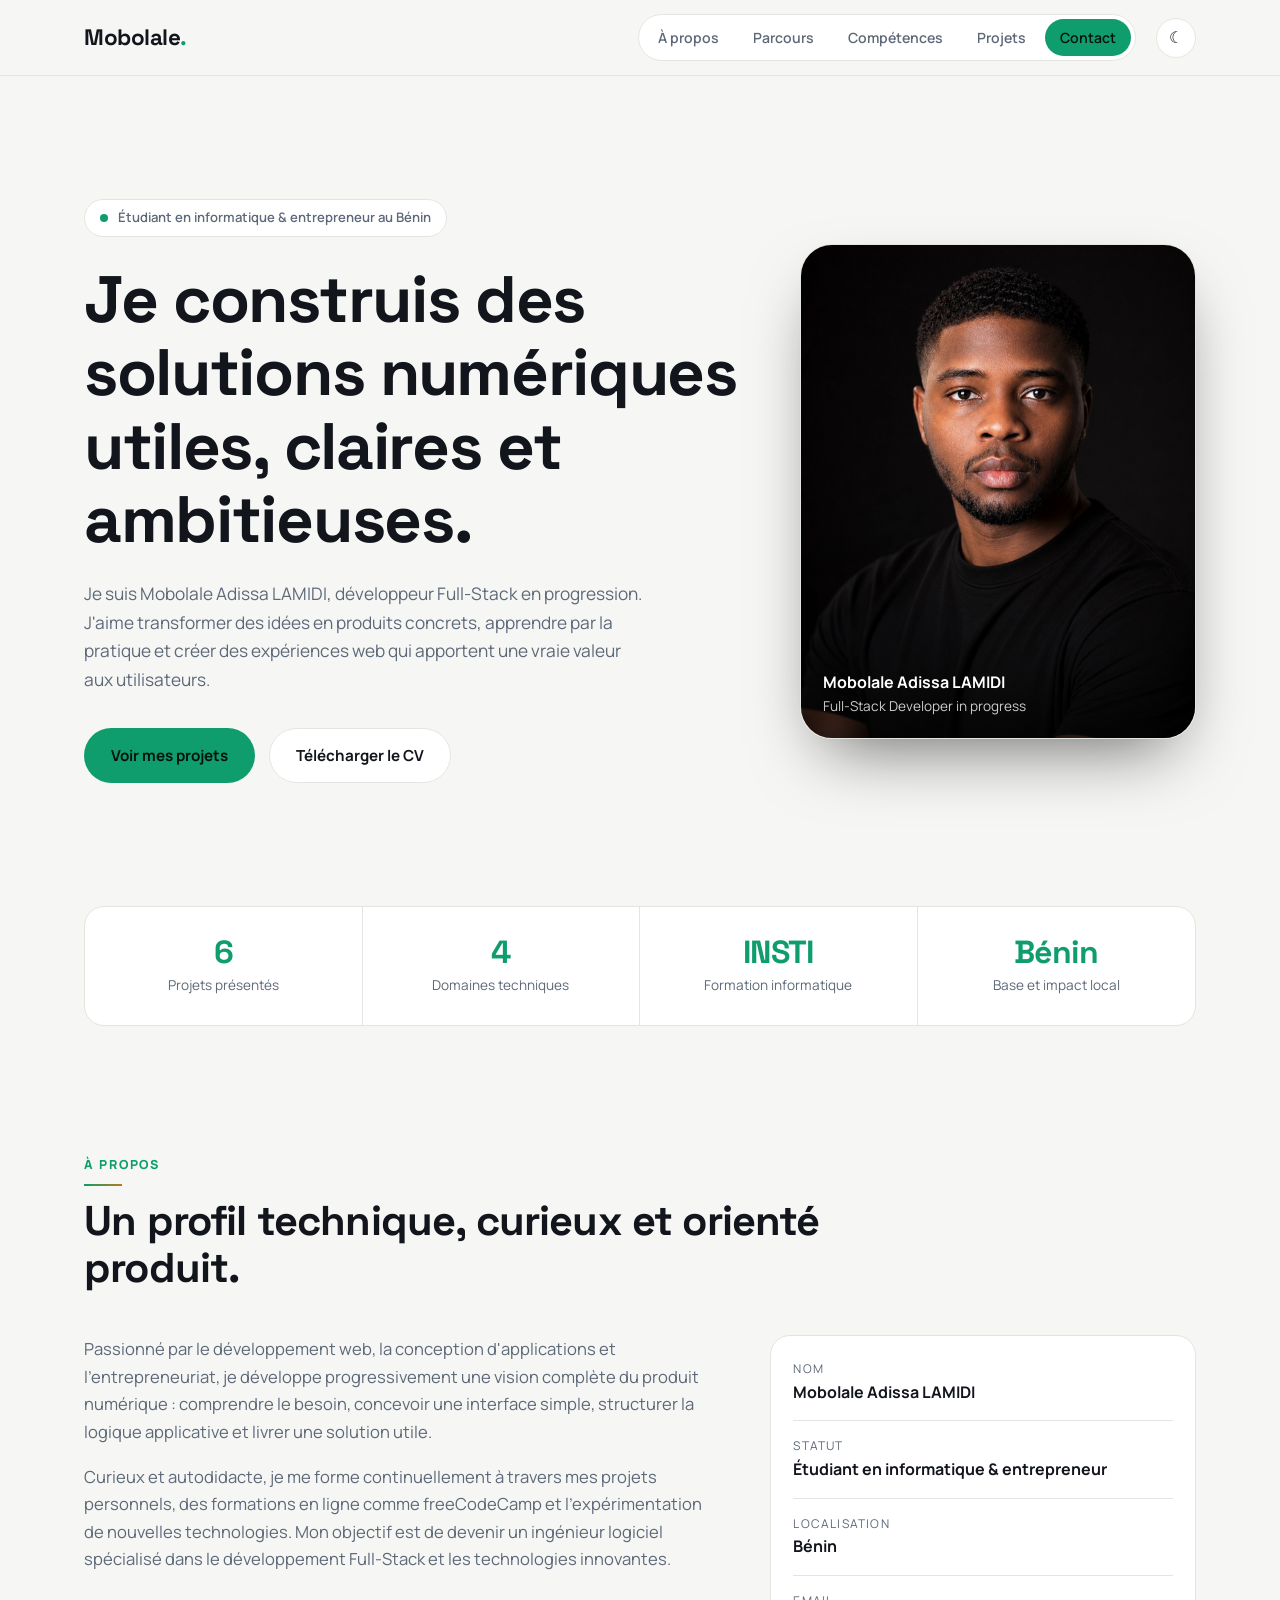
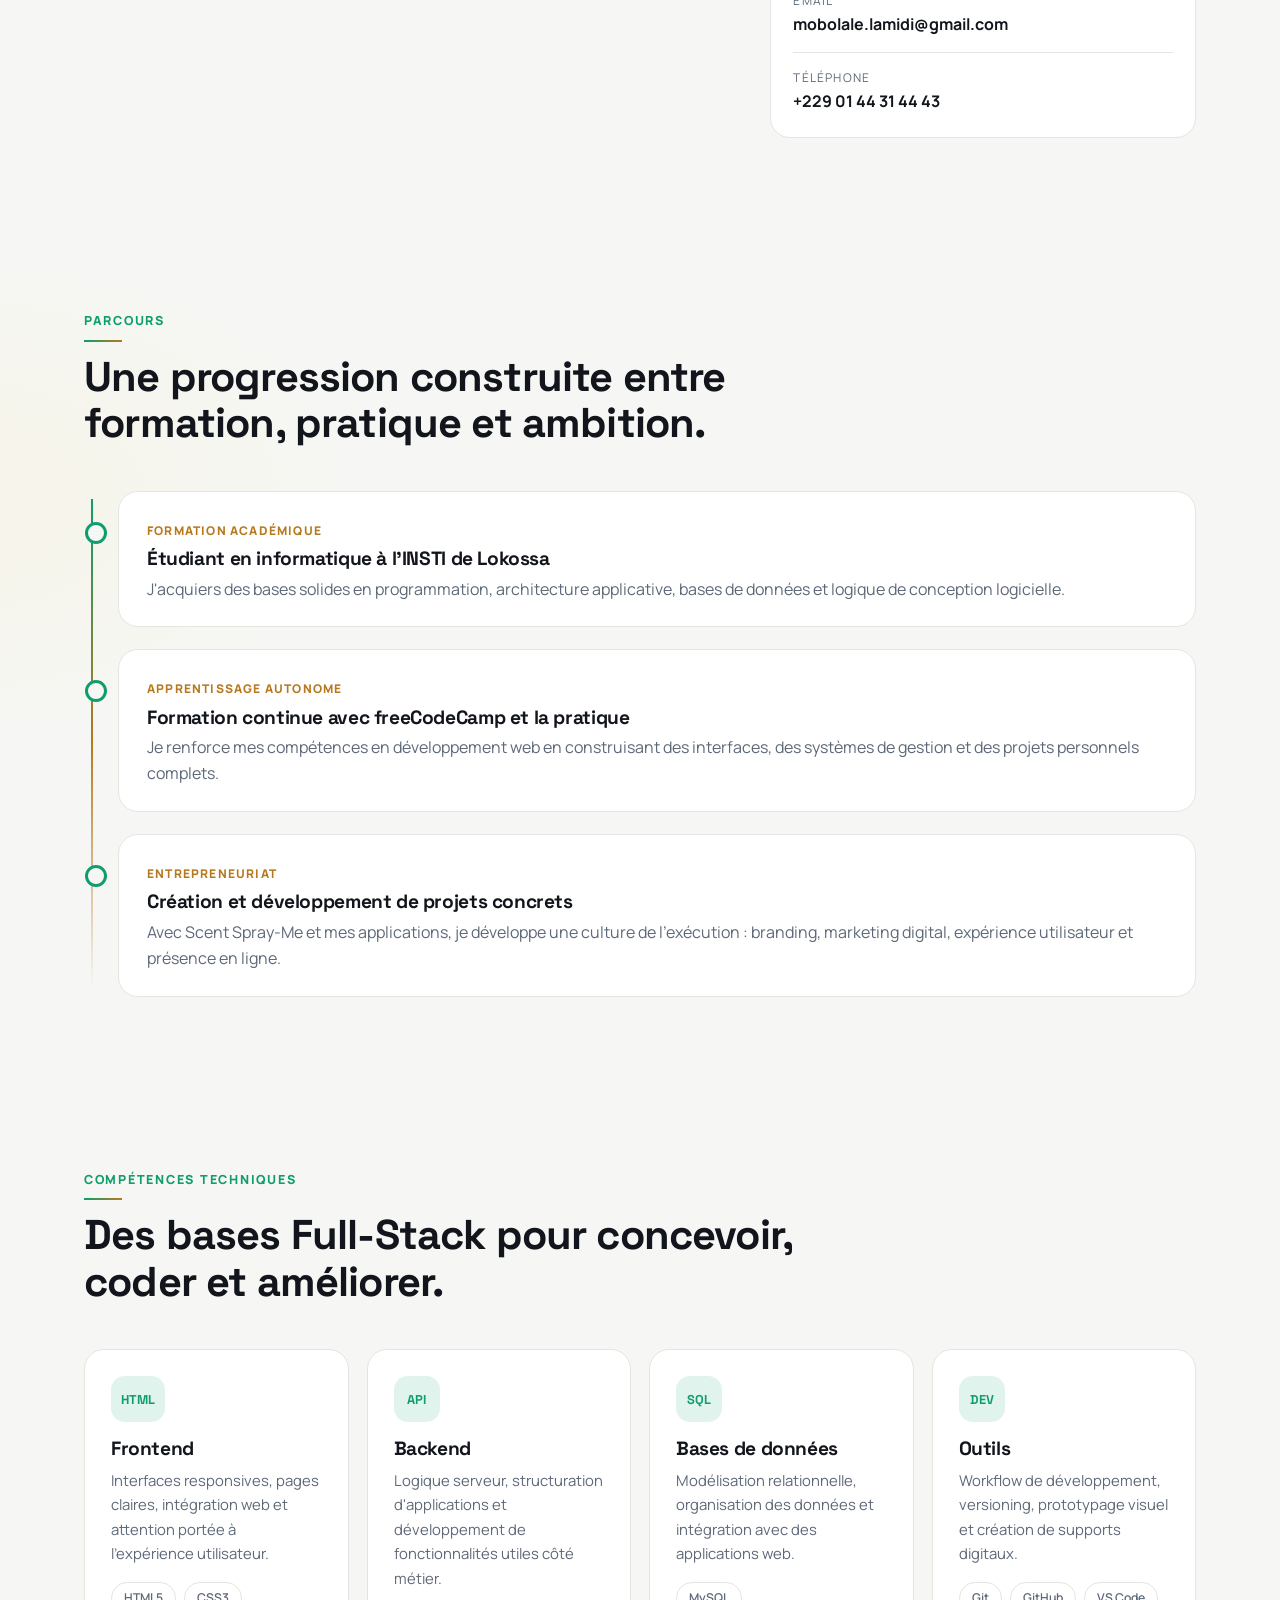
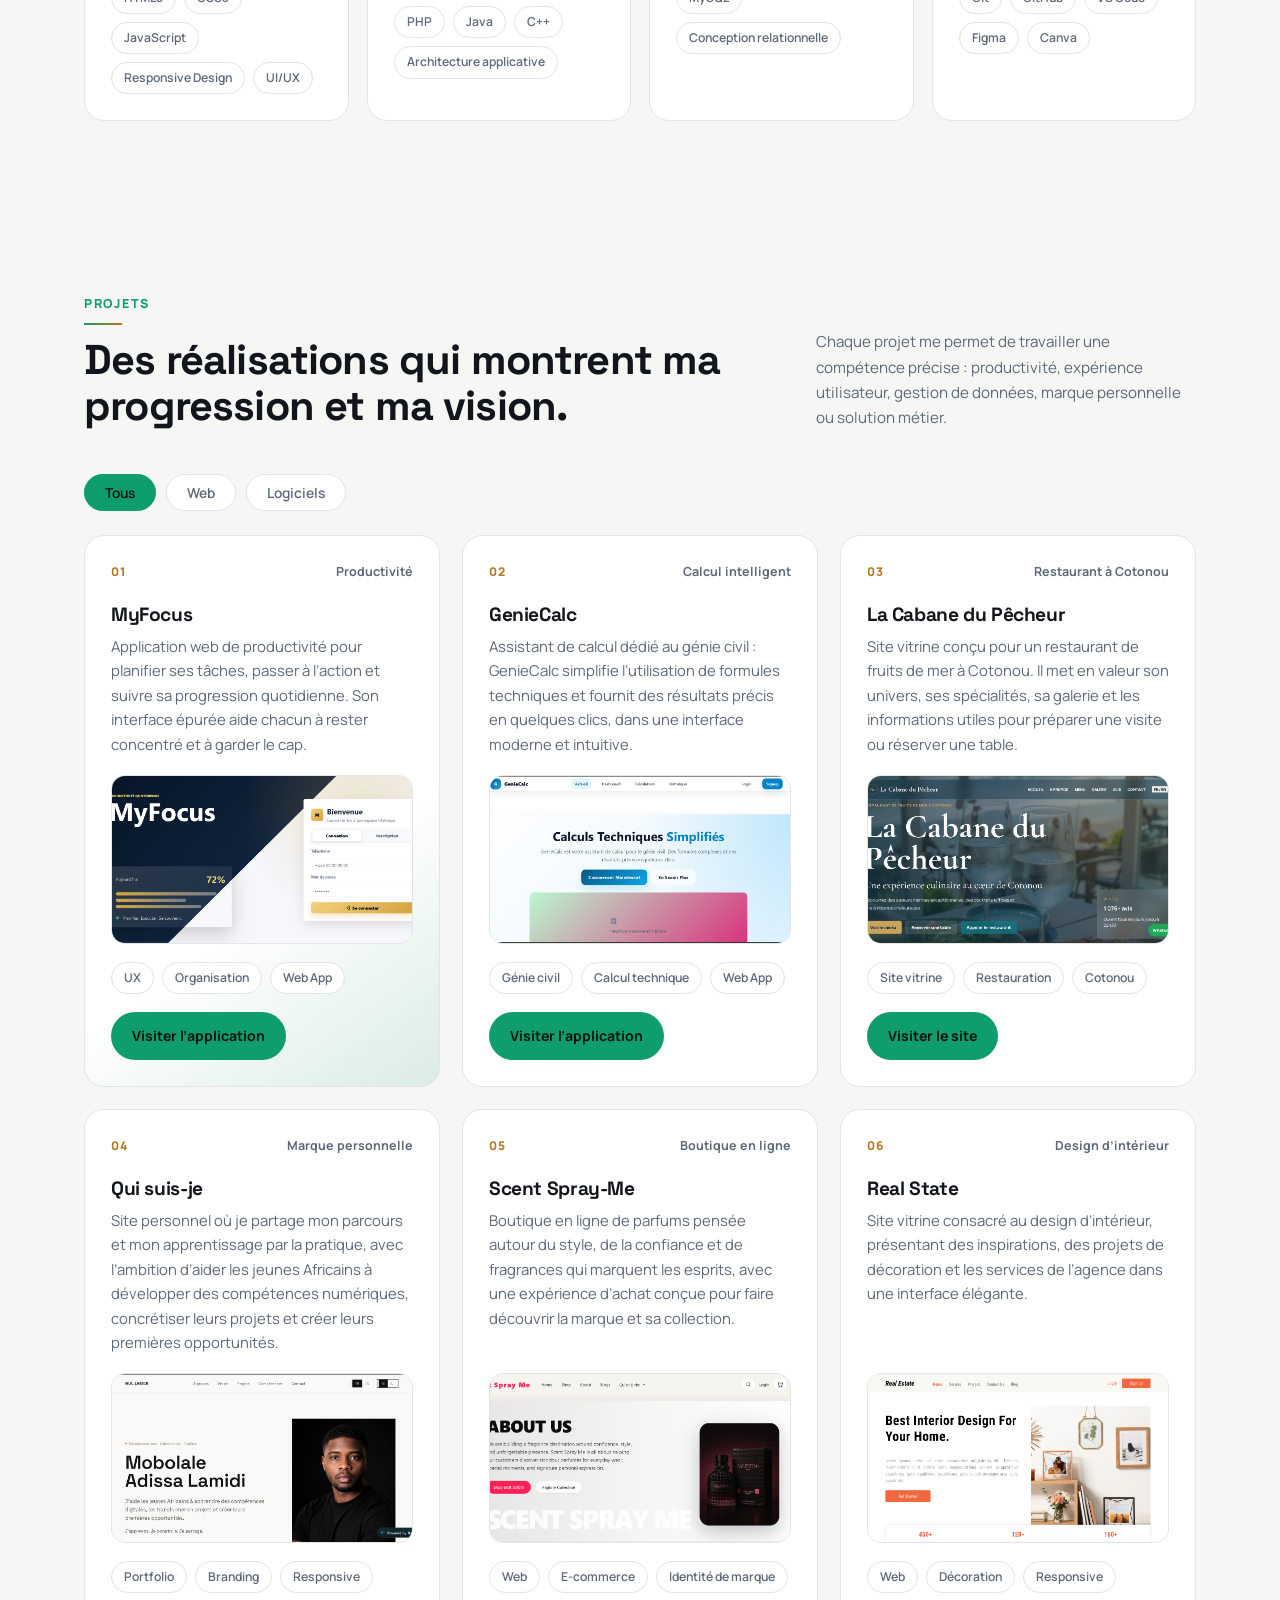
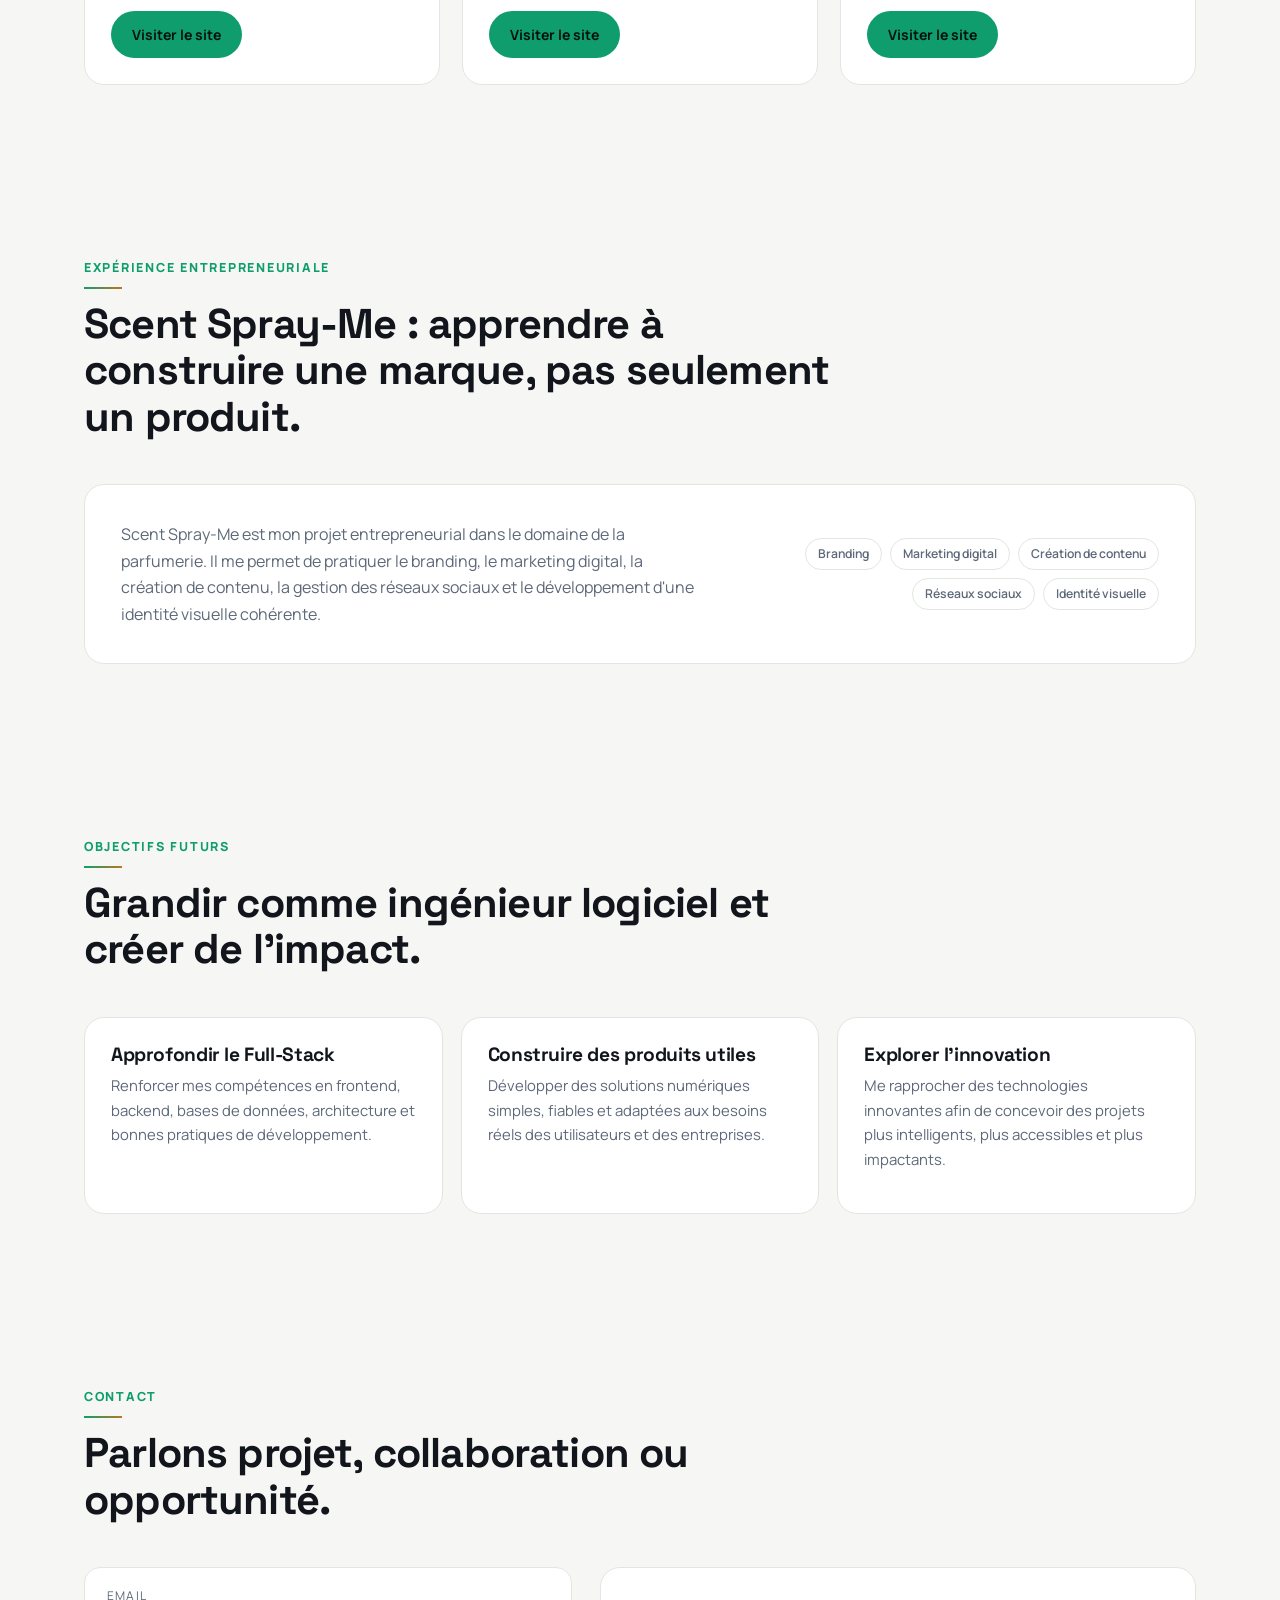
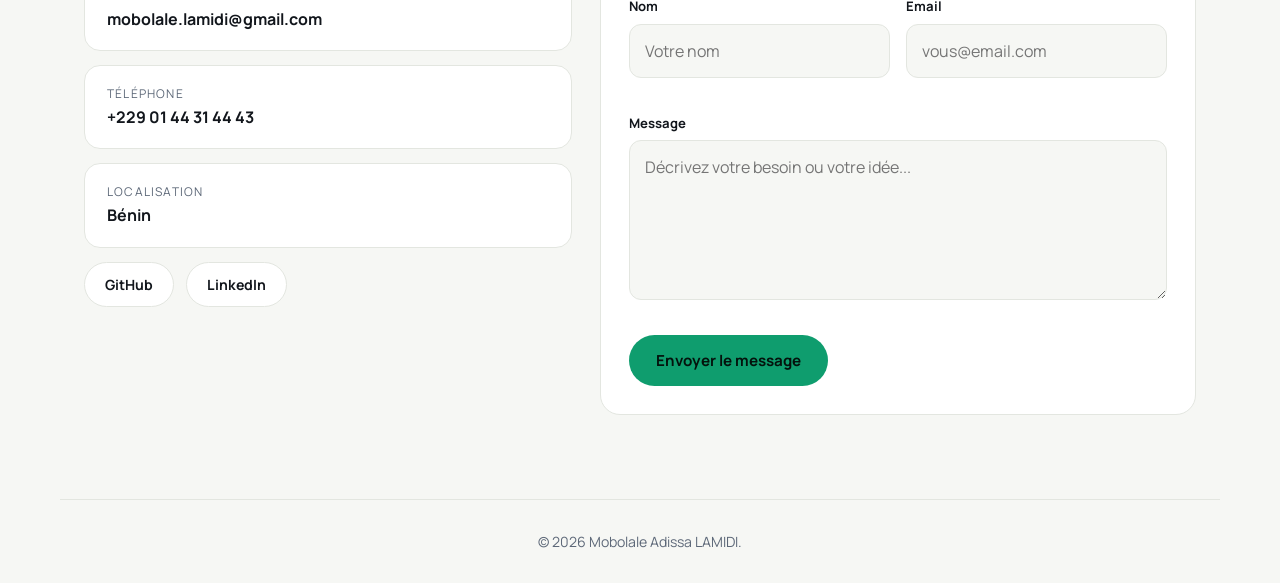
<file: index.html>
<!DOCTYPE html>
<html lang="fr">
<head>
  <meta charset="UTF-8">
  <meta name="viewport" content="width=device-width, initial-scale=1.0">
  <meta name="description" content="Portfolio de Mobolale Adissa LAMIDI, étudiant en informatique, développeur Full-Stack en progression et entrepreneur basé au Bénin.">
  <meta name="theme-color" content="#0b0f14">
  <meta property="og:type" content="website">
  <meta property="og:locale" content="fr_FR">
  <meta property="og:title" content="Mobolale Adissa LAMIDI | Développeur Full-Stack">
  <meta property="og:description" content="Portfolio de Mobolale Adissa LAMIDI, étudiant en informatique, développeur Full-Stack en progression et entrepreneur basé au Bénin.">
  <meta name="twitter:card" content="summary">
  <link rel="icon" href="icons/favicon.svg" type="image/svg+xml">
  <title>Mobolale Adissa LAMIDI | Développeur Full-Stack</title>
  <link rel="preconnect" href="https://fonts.googleapis.com">
  <link rel="preconnect" href="https://fonts.gstatic.com" crossorigin>
  <link href="https://fonts.googleapis.com/css2?family=Manrope:wght@400;500;600;700;800&family=Space+Grotesk:wght@500;600;700&display=swap" rel="stylesheet">
  <link rel="stylesheet" href="style.css">
</head>
<body>
  <header>
    <div class="nav-inner">
      <a class="brand" href="#hero" aria-label="Retour à l'accueil">Mobolale<span>.</span></a>
      <nav aria-label="Navigation principale">
        <ul>
          <li><a class="active" href="#about">À propos</a></li>
          <li><a href="#journey">Parcours</a></li>
          <li><a href="#skills">Compétences</a></li>
          <li><a href="#projects">Projets</a></li>
          <li><a href="#contact">Contact</a></li>
        </ul>
      </nav>
      <button id="theme-toggle" class="theme-toggle" type="button" aria-label="Changer le thème" aria-pressed="false">
        <span class="theme-toggle-icon" aria-hidden="true">☾</span>
      </button>
    </div>
  </header>

  <main>
    <section class="hero" id="hero">
      <div class="hero-content reveal">
        <p class="eyebrow"><span class="dot"></span>Étudiant en informatique & entrepreneur au Bénin</p>
        <h1>Je construis des solutions numériques utiles, claires et ambitieuses.</h1>
        <p class="hero-copy">
          Je suis Mobolale Adissa LAMIDI, développeur Full-Stack en progression. J'aime transformer des idées en produits concrets, apprendre par la pratique et créer des expériences web qui apportent une vraie valeur aux utilisateurs.
        </p>
        <div class="hero-ctas">
          <a href="#projects" class="btn-primary">Voir mes projets</a>
          <a href="icons/CV Professionnel.pdf" class="btn-secondary" download>Télécharger le CV</a>
        </div>
      </div>

      <div class="hero-visual reveal">
        <div class="portrait-card">
          <img src="icons/adissa.jpg" alt="Portrait de Mobolale Adissa LAMIDI" width="1395" height="1536" decoding="async">
          <div class="portrait-caption">
            <strong>Mobolale Adissa LAMIDI</strong>
            <span>Full-Stack Developer in progress</span>
          </div>
        </div>
      </div>
    </section>

    <section class="metrics" aria-label="Indicateurs du profil">
      <div>
        <strong>6</strong>
        <span>Projets présentés</span>
      </div>
      <div>
        <strong>4</strong>
        <span>Domaines techniques</span>
      </div>
      <div>
        <strong>INSTI</strong>
        <span>Formation informatique</span>
      </div>
      <div>
        <strong>Bénin</strong>
        <span>Base et impact local</span>
      </div>
    </section>

    <section class="section reveal" id="about">
      <div class="section-heading">
        <p class="section-label">À propos</p>
        <h2>Un profil technique, curieux et orienté produit.</h2>
      </div>
      <div class="about-grid">
        <div class="about-copy">
          <p>
            Passionné par le développement web, la conception d'applications et l'entrepreneuriat, je développe progressivement une vision complète du produit numérique : comprendre le besoin, concevoir une interface simple, structurer la logique applicative et livrer une solution utile.
          </p>
          <p>
            Curieux et autodidacte, je me forme continuellement à travers mes projets personnels, des formations en ligne comme freeCodeCamp et l'expérimentation de nouvelles technologies. Mon objectif est de devenir un ingénieur logiciel spécialisé dans le développement Full-Stack et les technologies innovantes.
          </p>
        </div>
        <div class="profile-panel">
          <div><span>Nom</span><strong>Mobolale Adissa LAMIDI</strong></div>
          <div><span>Statut</span><strong>Étudiant en informatique & entrepreneur</strong></div>
          <div><span>Localisation</span><strong>Bénin</strong></div>
          <div><span>Email</span><strong><a href="mailto:mobolale.lamidi@gmail.com">mobolale.lamidi@gmail.com</a></strong></div>
          <div><span>Téléphone</span><strong><a href="tel:+2290144314443">+229 01 44 31 44 43</a></strong></div>
        </div>
      </div>
    </section>

    <section class="section reveal" id="journey">
      <div class="section-heading">
        <p class="section-label">Parcours</p>
        <h2>Une progression construite entre formation, pratique et ambition.</h2>
      </div>
      <div class="timeline">
        <article class="timeline-item">
          <span>Formation académique</span>
          <h3>Étudiant en informatique à l'INSTI de Lokossa</h3>
          <p>J'acquiers des bases solides en programmation, architecture applicative, bases de données et logique de conception logicielle.</p>
        </article>
        <article class="timeline-item">
          <span>Apprentissage autonome</span>
          <h3>Formation continue avec freeCodeCamp et la pratique</h3>
          <p>Je renforce mes compétences en développement web en construisant des interfaces, des systèmes de gestion et des projets personnels complets.</p>
        </article>
        <article class="timeline-item">
          <span>Entrepreneuriat</span>
          <h3>Création et développement de projets concrets</h3>
          <p>Avec Scent Spray-Me et mes applications, je développe une culture de l'exécution : branding, marketing digital, expérience utilisateur et présence en ligne.</p>
        </article>
      </div>
    </section>

    <section class="section reveal" id="skills">
      <div class="section-heading">
        <p class="section-label">Compétences techniques</p>
        <h2>Des bases Full-Stack pour concevoir, coder et améliorer.</h2>
      </div>
      <div class="skills-grid">
        <article class="skill-card">
          <span class="skill-icon">HTML</span>
          <h3>Frontend</h3>
          <p>Interfaces responsives, pages claires, intégration web et attention portée à l'expérience utilisateur.</p>
          <div class="tags">
            <span>HTML5</span><span>CSS3</span><span>JavaScript</span><span>Responsive Design</span><span>UI/UX</span>
          </div>
        </article>
        <article class="skill-card">
          <span class="skill-icon">API</span>
          <h3>Backend</h3>
          <p>Logique serveur, structuration d'applications et développement de fonctionnalités utiles côté métier.</p>
          <div class="tags">
            <span>PHP</span><span>Java</span><span>C++</span><span>Architecture applicative</span>
          </div>
        </article>
        <article class="skill-card">
          <span class="skill-icon">SQL</span>
          <h3>Bases de données</h3>
          <p>Modélisation relationnelle, organisation des données et intégration avec des applications web.</p>
          <div class="tags">
            <span>MySQL</span><span>Conception relationnelle</span>
          </div>
        </article>
        <article class="skill-card">
          <span class="skill-icon">DEV</span>
          <h3>Outils</h3>
          <p>Workflow de développement, versioning, prototypage visuel et création de supports digitaux.</p>
          <div class="tags">
            <span>Git</span><span>GitHub</span><span>VS Code</span><span>Figma</span><span>Canva</span>
          </div>
        </article>
      </div>
    </section>

    <section class="section reveal" id="projects">
      <div class="section-heading projects-heading">
        <div>
          <p class="section-label">Projets</p>
          <h2>Des réalisations qui montrent ma progression et ma vision.</h2>
        </div>
        <p>Chaque projet me permet de travailler une compétence précise : productivité, expérience utilisateur, gestion de données, marque personnelle ou solution métier.</p>
      </div>

      <div class="filters" role="group" aria-label="Filtrer les projets">
        <button class="chip active" data-filter="all" type="button">Tous</button>
        <button class="chip" data-filter="web" type="button">Web</button>
        <button class="chip" data-filter="soft" type="button">Logiciels</button>
      </div>
      <div class="projects-grid">
        <article data-cat="web" class="project-card featured">
          <div class="project-top"><span>01</span><strong>Productivité</strong></div>
          <h3>MyFocus</h3>
          <p>Application web de productivité pour planifier ses tâches, passer à l’action et suivre sa progression quotidienne. Son interface épurée aide chacun à rester concentré et à garder le cap.</p>
          <a class="project-preview" href="https://myfocus-drab.vercel.app/" target="_blank" rel="noopener noreferrer" aria-label="Découvrir MyFocus (s’ouvre dans un nouvel onglet)">
            <img src="icons/myfocus-preview.png" alt="Aperçu de l’écran de connexion de MyFocus" loading="lazy" decoding="async">
          </a>
          <div class="tags"><span>UX</span><span>Organisation</span><span>Web App</span></div>
          <a class="btn-primary project-link" href="https://myfocus-drab.vercel.app/" target="_blank" rel="noopener noreferrer" aria-label="Visiter MyFocus (s’ouvre dans un nouvel onglet)">Visiter l’application</a>
        </article>
        <article data-cat="web" class="project-card">
          <div class="project-top"><span>02</span><strong>Calcul intelligent</strong></div>
          <h3>GenieCalc</h3>
          <p>Assistant de calcul dédié au génie civil : GenieCalc simplifie l’utilisation de formules techniques et fournit des résultats précis en quelques clics, dans une interface moderne et intuitive.</p>
          <a class="project-preview" href="https://genie-calc.vercel.app/" target="_blank" rel="noopener noreferrer" aria-label="Découvrir GenieCalc (s’ouvre dans un nouvel onglet)">
            <img src="icons/geniecalc-preview.png" alt="Aperçu de la page d’accueil de GenieCalc" loading="lazy" decoding="async">
          </a>
          <div class="tags"><span>Génie civil</span><span>Calcul technique</span><span>Web App</span></div>
          <a class="btn-primary project-link" href="https://genie-calc.vercel.app/" target="_blank" rel="noopener noreferrer" aria-label="Visiter GenieCalc (s’ouvre dans un nouvel onglet)">Visiter l’application</a>
        </article>
        <article data-cat="web" class="project-card">
          <div class="project-top"><span>03</span><strong>Restaurant à Cotonou</strong></div>
          <h3>La Cabane du Pêcheur</h3>
          <p>Site vitrine conçu pour un restaurant de fruits de mer à Cotonou. Il met en valeur son univers, ses spécialités, sa galerie et les informations utiles pour préparer une visite ou réserver une table.</p>
          <a class="project-preview" href="https://lacabanedupecheur.vercel.app/" target="_blank" rel="noopener noreferrer" aria-label="Découvrir le site de La Cabane du Pêcheur (s’ouvre dans un nouvel onglet)">
            <img src="icons/cabane-du-pecheur-preview.png" alt="Aperçu du site du restaurant La Cabane du Pêcheur à Cotonou" loading="lazy" decoding="async">
          </a>
          <div class="tags"><span>Site vitrine</span><span>Restauration</span><span>Cotonou</span></div>
          <a class="btn-primary project-link" href="https://lacabanedupecheur.vercel.app/" target="_blank" rel="noopener noreferrer" aria-label="Visiter le site de La Cabane du Pêcheur (s’ouvre dans un nouvel onglet)">Visiter le site</a>
        </article>
        <article data-cat="web" class="project-card">
          <div class="project-top"><span>04</span><strong>Marque personnelle</strong></div>
          <h3>Qui suis-je</h3>
          <p>Site personnel où je partage mon parcours et mon apprentissage par la pratique, avec l’ambition d’aider les jeunes Africains à développer des compétences numériques, concrétiser leurs projets et créer leurs premières opportunités.</p>
          <a class="project-preview" href="https://mobolale.netlify.app/" target="_blank" rel="noopener noreferrer" aria-label="Découvrir le site Qui suis-je (s’ouvre dans un nouvel onglet)">
            <img src="icons/qui-suis-je-preview.png" alt="Aperçu du site personnel de Mobolale Adissa Lamidi" loading="lazy" decoding="async">
          </a>
          <div class="tags"><span>Portfolio</span><span>Branding</span><span>Responsive</span></div>
          <a class="btn-primary project-link" href="https://mobolale.netlify.app/" target="_blank" rel="noopener noreferrer" aria-label="Visiter le site Qui suis-je (s’ouvre dans un nouvel onglet)">Visiter le site</a>
        </article>
        <article data-cat="web" class="project-card">
          <div class="project-top"><span>05</span><strong>Boutique en ligne</strong></div>
          <h3>Scent Spray-Me</h3>
          <p>Boutique en ligne de parfums pensée autour du style, de la confiance et de fragrances qui marquent les esprits, avec une expérience d’achat conçue pour faire découvrir la marque et sa collection.</p>
          <a class="project-preview" href="https://scent-spray-me.vercel.app/" target="_blank" rel="noopener noreferrer" aria-label="Découvrir Scent Spray-Me (s’ouvre dans un nouvel onglet)">
            <img src="icons/scent-spray-me-preview.png" alt="Aperçu de la boutique en ligne Scent Spray-Me" loading="lazy" decoding="async">
          </a>
          <div class="tags"><span>Web</span><span>E-commerce</span><span>Identité de marque</span></div>
          <a class="btn-primary project-link" href="https://scent-spray-me.vercel.app/" target="_blank" rel="noopener noreferrer" aria-label="Visiter Scent Spray-Me (s’ouvre dans un nouvel onglet)">Visiter le site</a>
        </article>
        <article data-cat="web" class="project-card">
          <div class="project-top"><span>06</span><strong>Design d’intérieur</strong></div>
          <h3>Real State</h3>
          <p>Site vitrine consacré au design d’intérieur, présentant des inspirations, des projets de décoration et les services de l’agence dans une interface élégante.</p>
          <a class="project-preview" href="https://real-state-three-gamma.vercel.app/" target="_blank" rel="noopener noreferrer" aria-label="Découvrir Real State (s’ouvre dans un nouvel onglet)">
            <img src="icons/real-state-preview.png" alt="Aperçu de la page d’accueil de Real State" loading="lazy" decoding="async">
          </a>
          <div class="tags"><span>Web</span><span>Décoration</span><span>Responsive</span></div>
          <a class="btn-primary project-link" href="https://real-state-three-gamma.vercel.app/" target="_blank" rel="noopener noreferrer" aria-label="Visiter Real State (s’ouvre dans un nouvel onglet)">Visiter le site</a>
        </article>
      </div>
    </section>

    <section class="section reveal" id="business">
      <div class="section-heading">
        <p class="section-label">Expérience entrepreneuriale</p>
        <h2>Scent Spray-Me : apprendre à construire une marque, pas seulement un produit.</h2>
      </div>
      <div class="business-panel">
        <p>
          Scent Spray-Me est mon projet entrepreneurial dans le domaine de la parfumerie. Il me permet de pratiquer le branding, le marketing digital, la création de contenu, la gestion des réseaux sociaux et le développement d'une identité visuelle cohérente.
        </p>
        <div class="business-list">
          <span>Branding</span>
          <span>Marketing digital</span>
          <span>Création de contenu</span>
          <span>Réseaux sociaux</span>
          <span>Identité visuelle</span>
        </div>
      </div>
    </section>

    <section class="section reveal" id="goals">
      <div class="section-heading">
        <p class="section-label">Objectifs futurs</p>
        <h2>Grandir comme ingénieur logiciel et créer de l'impact.</h2>
      </div>
      <div class="goals-grid">
        <article>
          <h3>Approfondir le Full-Stack</h3>
          <p>Renforcer mes compétences en frontend, backend, bases de données, architecture et bonnes pratiques de développement.</p>
        </article>
        <article>
          <h3>Construire des produits utiles</h3>
          <p>Développer des solutions numériques simples, fiables et adaptées aux besoins réels des utilisateurs et des entreprises.</p>
        </article>
        <article>
          <h3>Explorer l'innovation</h3>
          <p>Me rapprocher des technologies innovantes afin de concevoir des projets plus intelligents, plus accessibles et plus impactants.</p>
        </article>
      </div>
    </section>

    <section class="section reveal" id="contact">
      <div class="section-heading">
        <p class="section-label">Contact</p>
        <h2>Parlons projet, collaboration ou opportunité.</h2>
      </div>
      <div class="contact-wrapper">
        <div class="contact-info">
          <a href="mailto:mobolale.lamidi@gmail.com">
            <span>Email</span>
            <strong>mobolale.lamidi@gmail.com</strong>
          </a>
          <a href="tel:+2290144314443">
            <span>Téléphone</span>
            <strong>+229 01 44 31 44 43</strong>
          </a>
          <div>
            <span>Localisation</span>
            <strong>Bénin</strong>
          </div>
          <div class="socials" aria-label="Liens sociaux">
            <a href="https://github.com/mobolalelamidi-cell" target="_blank" rel="noopener" aria-label="GitHub">GitHub</a>
            <a href="https://www.linkedin.com/in/mobolale-adissa-lamidi-3983483b1/?lipi=urn%3Ali%3Apage%3Ad_flagship3_profile_view_base_contact_details%3BYowBlWmTS1GTnxzuVmql9A%3D%3D" target="_blank" rel="noopener" aria-label="LinkedIn">LinkedIn</a>
          </div>
        </div>

        <form id="contact-form" class="contact-form" method="post" action="https://formsubmit.co/mobolale.lamidi@gmail.com" novalidate>
          <input type="hidden" name="_origin" value="portfolio">
          <input type="hidden" name="_subject" value="Nouveau message depuis le portfolio">
          <label class="sr-only" for="_honey">Ne pas remplir</label>
          <input id="_honey" name="_honey" type="text" autocomplete="off" class="sr-only">

          <div class="form-row">
            <div class="form-group">
              <label for="name">Nom</label>
              <input id="name" name="name" type="text" placeholder="Votre nom" required aria-describedby="name-error">
              <span id="name-error" class="error-msg" aria-live="polite"></span>
            </div>
            <div class="form-group">
              <label for="email">Email</label>
              <input id="email" name="email" type="email" placeholder="vous@email.com" required aria-describedby="email-error">
              <span id="email-error" class="error-msg" aria-live="polite"></span>
            </div>
          </div>
          <div class="form-group">
            <label for="message">Message</label>
            <textarea id="message" name="message" rows="5" placeholder="Décrivez votre besoin ou votre idée..." required aria-describedby="message-error"></textarea>
            <span id="message-error" class="error-msg" aria-live="polite"></span>
          </div>
          <div class="form-actions">
            <button type="submit" class="btn-primary">Envoyer le message</button>
            <div id="contact-status" aria-live="polite"></div>
          </div>
        </form>
      </div>
    </section>
  </main>

  <footer>
    <p>© 2026 Mobolale Adissa LAMIDI.</p>
  </footer>

  <a href="#hero" id="to-top" class="to-top" aria-label="Retour en haut">↑</a>
  <script src="script.js"></script>
</body>
</html>
</file>
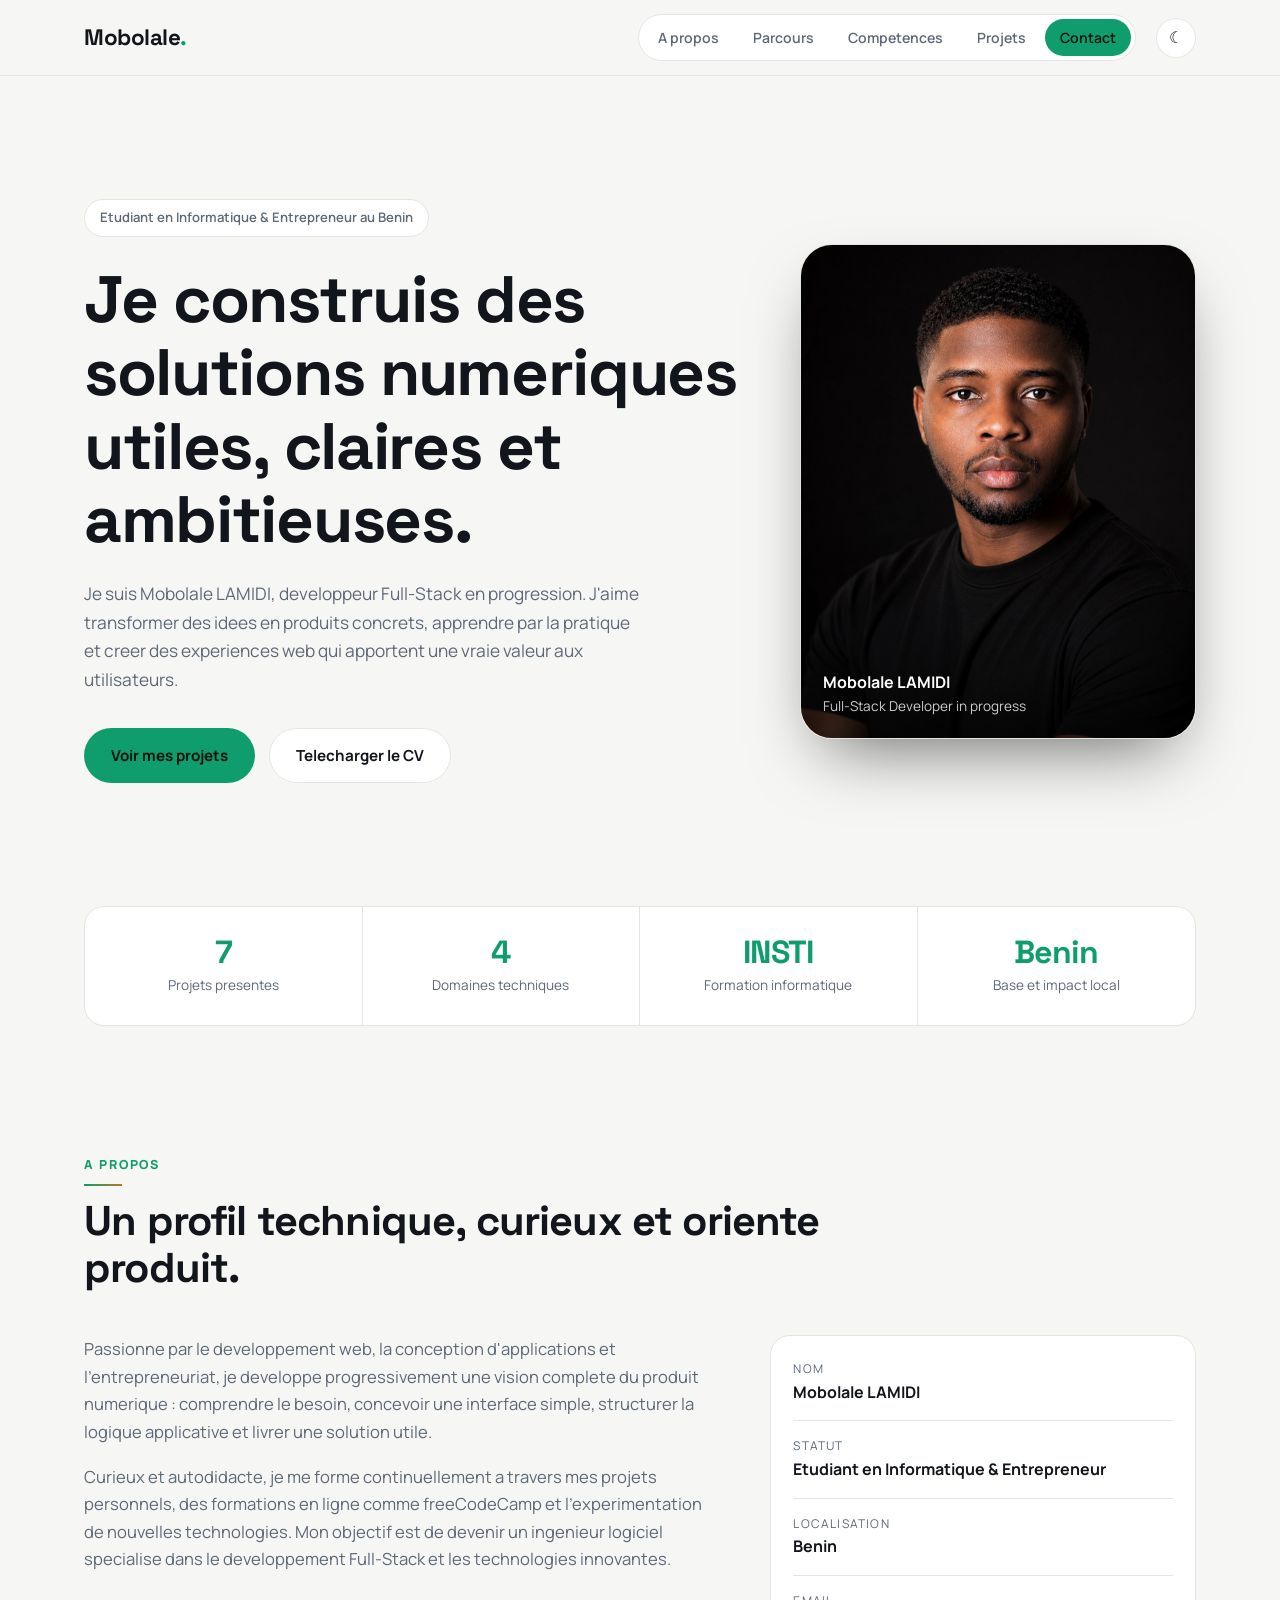
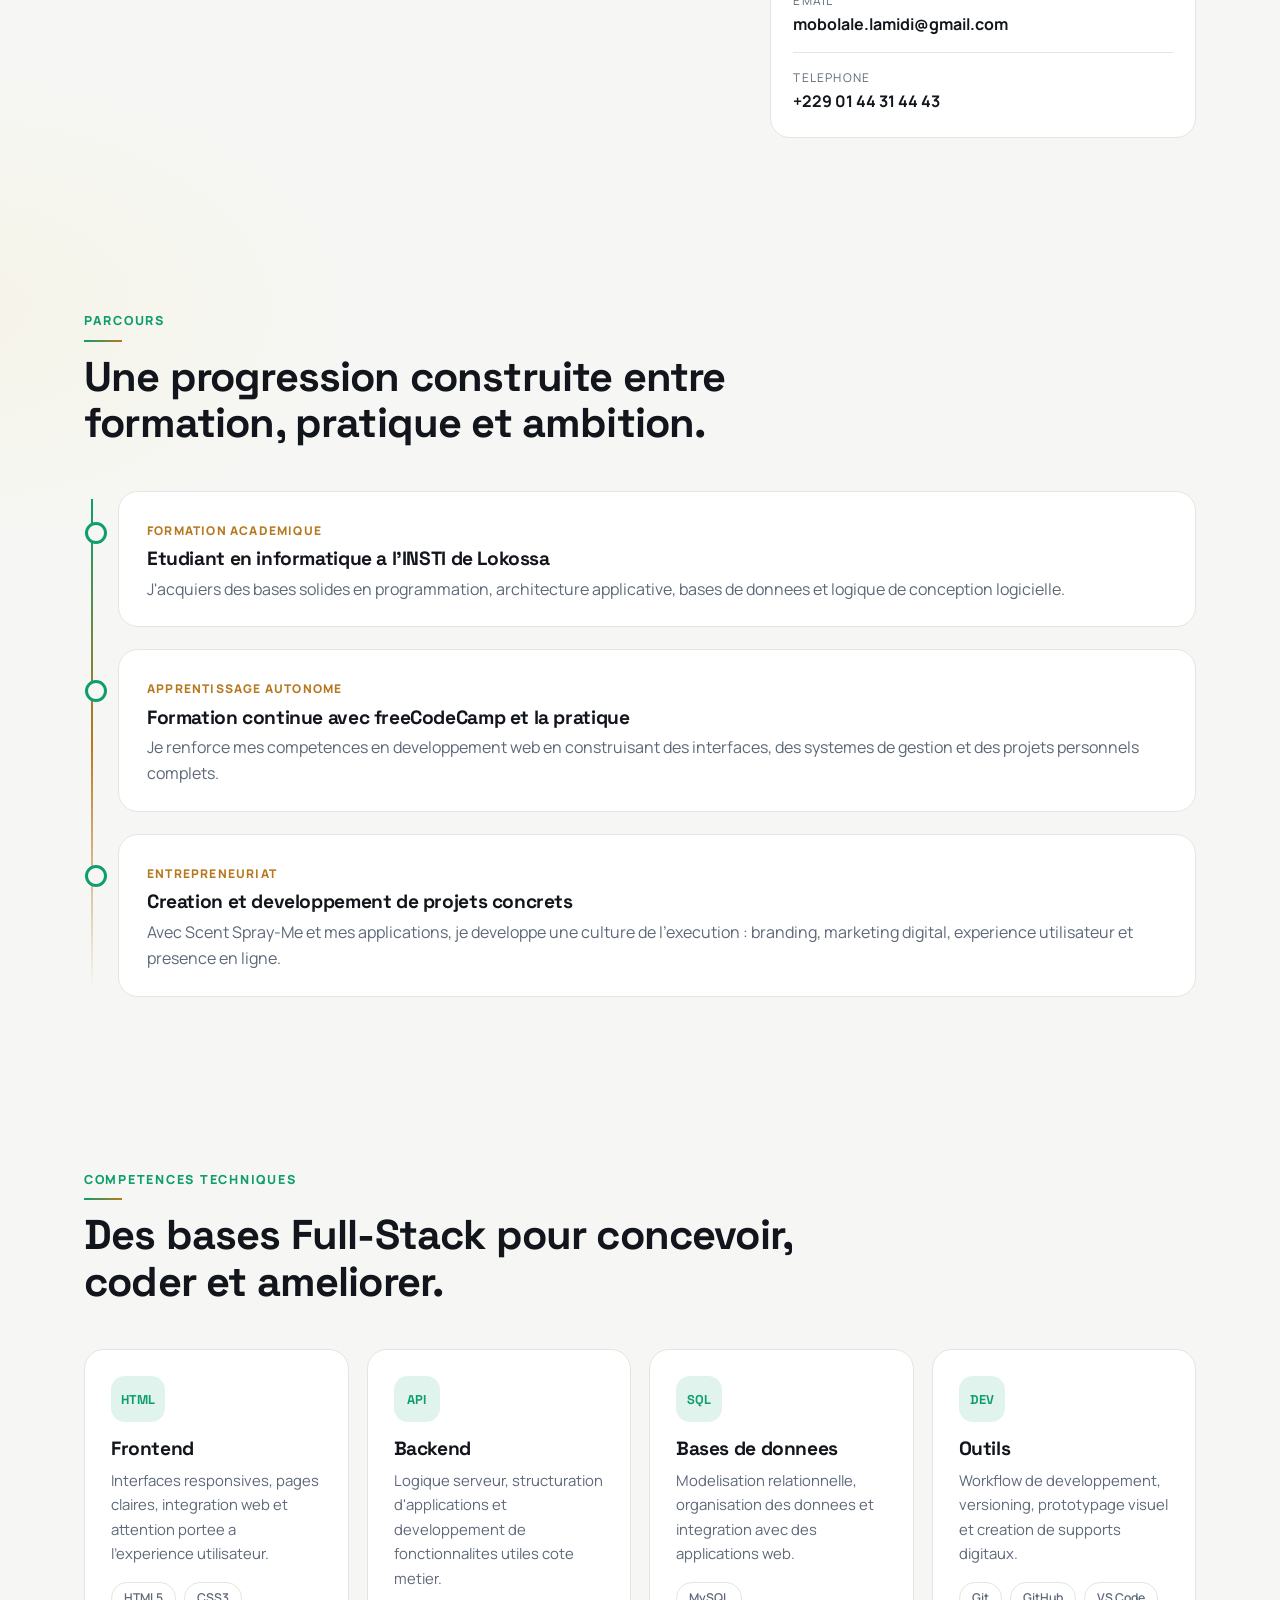
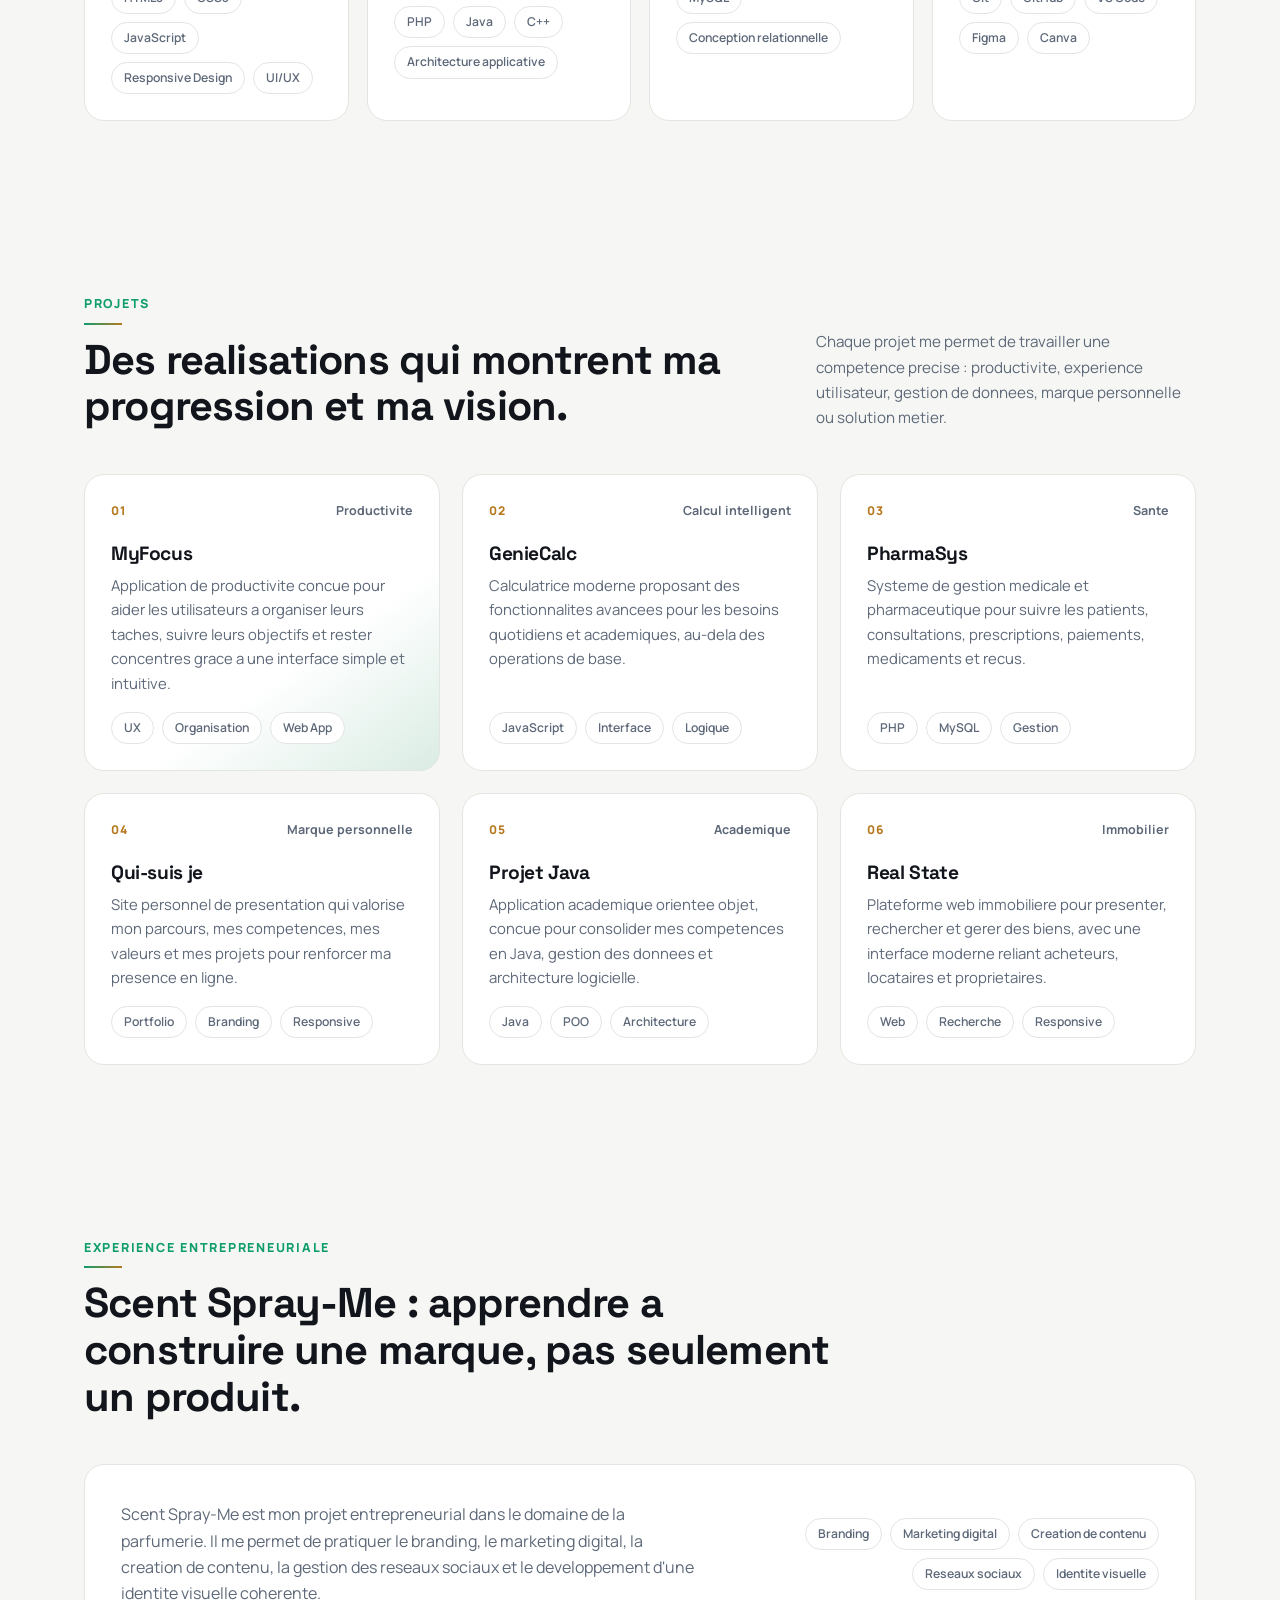
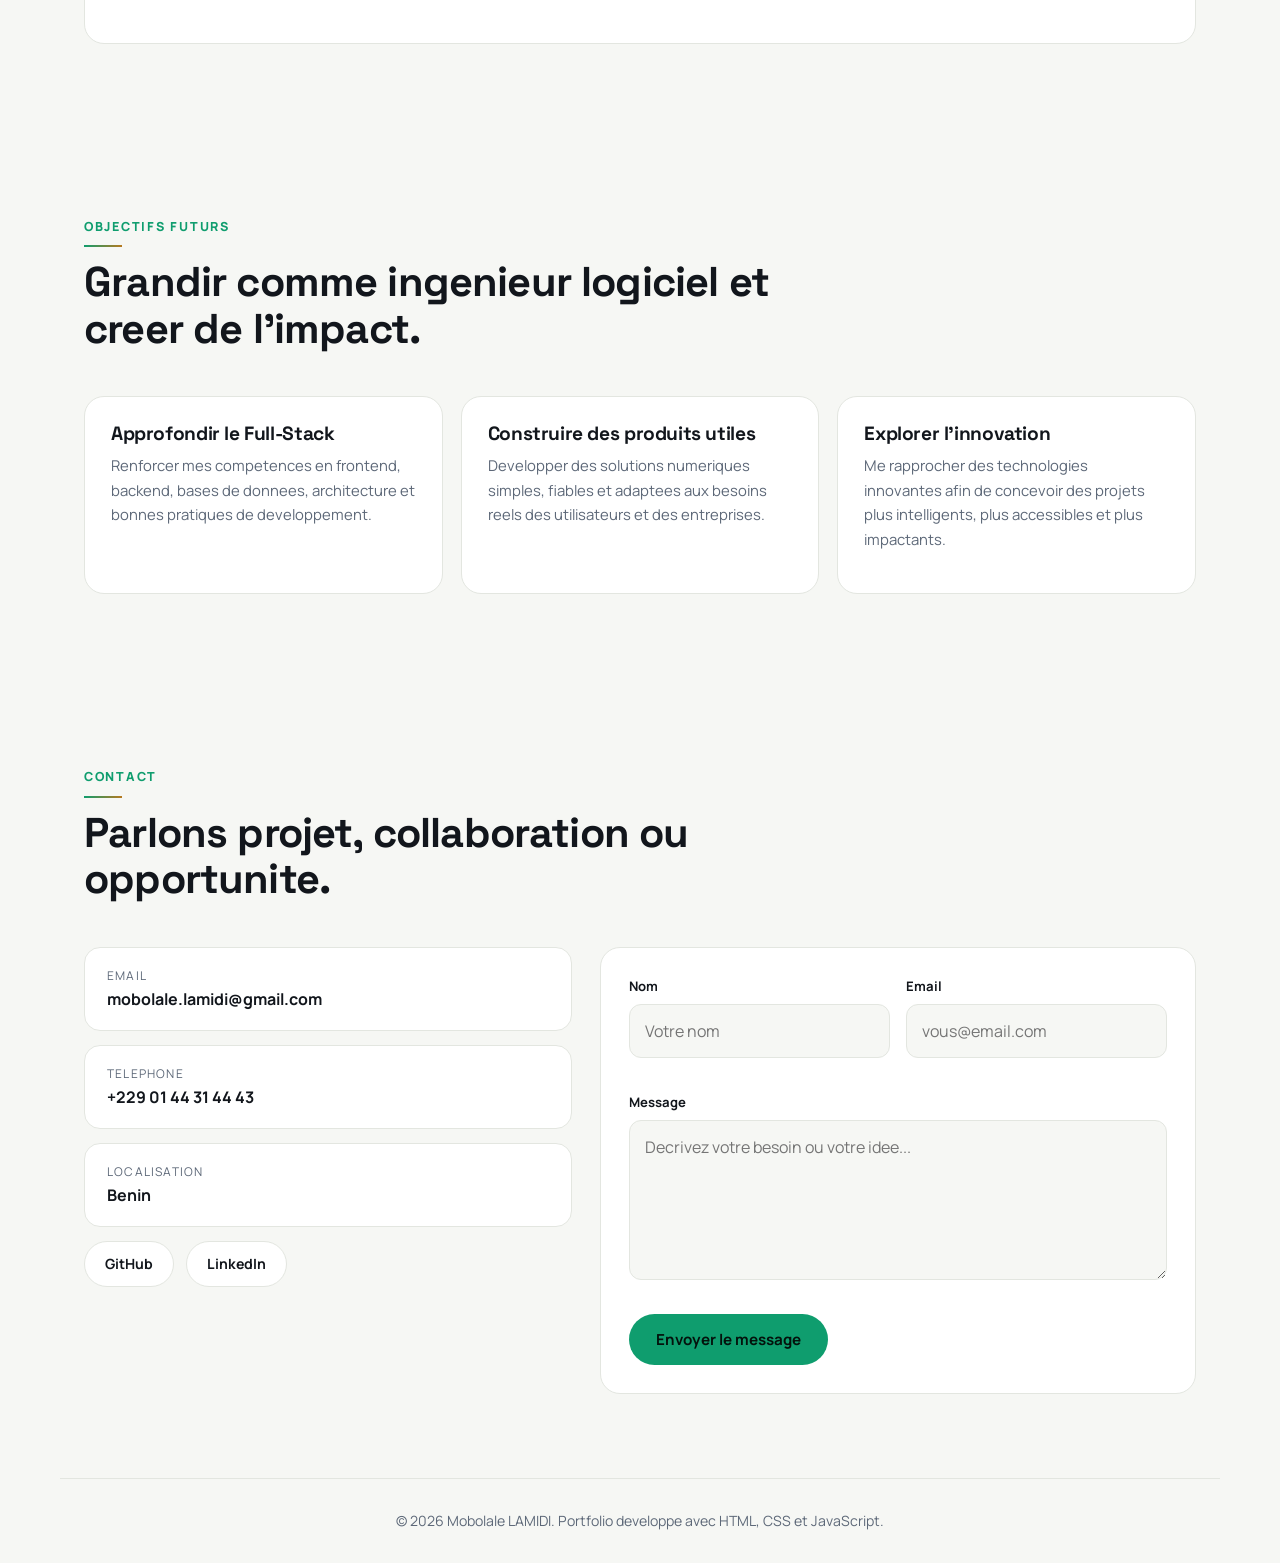
<file: Acceuil.html>
<!DOCTYPE html>
<html lang="fr">
<head>
  <meta charset="UTF-8">
  <meta name="viewport" content="width=device-width, initial-scale=1.0">
  <meta name="description" content="Portfolio de Mobolale LAMIDI, étudiant en informatique, développeur Full-Stack en progression et entrepreneur basé au Bénin.">
  <link rel="icon" href="icons/favicon.svg" type="image/svg+xml">
  <title>Mobolale LAMIDI | Developpeur Full-Stack</title>
  <link rel="preconnect" href="https://fonts.googleapis.com">
  <link rel="preconnect" href="https://fonts.gstatic.com" crossorigin>
  <link href="https://fonts.googleapis.com/css2?family=Manrope:wght@400;500;600;700;800&family=Space+Grotesk:wght@500;600;700&display=swap" rel="stylesheet">
  <link rel="stylesheet" href="style.css">
</head>
<body>
  <header>
    <div class="nav-inner">
      <a class="brand" href="#hero" aria-label="Retour a l'accueil">Mobolale<span>.</span></a>
      <nav aria-label="Navigation principale">
        <ul>
          <li><a class="active" href="#about">A propos</a></li>
          <li><a href="#journey">Parcours</a></li>
          <li><a href="#skills">Competences</a></li>
          <li><a href="#projects">Projets</a></li>
          <li><a href="#contact">Contact</a></li>
        </ul>
      </nav>
      <button id="theme-toggle" class="theme-toggle" type="button" aria-label="Changer le theme" aria-pressed="false">
        <span class="theme-toggle-icon" aria-hidden="true">☾</span>
      </button>
    </div>
  </header>

  <main>
    <section class="hero" id="hero">
      <div class="hero-content reveal">
        <p class="eyebrow">Etudiant en Informatique & Entrepreneur au Benin</p>
        <h1>Je construis des solutions numeriques utiles, claires et ambitieuses.</h1>
        <p class="hero-copy">
          Je suis Mobolale LAMIDI, developpeur Full-Stack en progression. J'aime transformer des idees en produits concrets, apprendre par la pratique et creer des experiences web qui apportent une vraie valeur aux utilisateurs.
        </p>
        <div class="hero-ctas">
          <a href="#projects" class="btn-primary">Voir mes projets</a>
          <a href="icons/Mon CV.pdf" class="btn-secondary" download>Telecharger le CV</a>
        </div>
      </div>

      <div class="hero-visual reveal">
        <div class="portrait-card">
          <img src="icons/adissa.jpg" alt="Portrait de Mobolale LAMIDI">
          <div class="portrait-caption">
            <strong>Mobolale LAMIDI</strong>
            <span>Full-Stack Developer in progress</span>
          </div>
        </div>
      </div>
    </section>

    <section class="metrics reveal" aria-label="Indicateurs du profil">
      <div>
        <strong>7</strong>
        <span>Projets presentes</span>
      </div>
      <div>
        <strong>4</strong>
        <span>Domaines techniques</span>
      </div>
      <div>
        <strong>INSTI</strong>
        <span>Formation informatique</span>
      </div>
      <div>
        <strong>Benin</strong>
        <span>Base et impact local</span>
      </div>
    </section>

    <section class="section reveal" id="about">
      <div class="section-heading">
        <p class="section-label">A propos</p>
        <h2>Un profil technique, curieux et oriente produit.</h2>
      </div>
      <div class="about-grid">
        <div class="about-copy">
          <p>
            Passionne par le developpement web, la conception d'applications et l'entrepreneuriat, je developpe progressivement une vision complete du produit numerique : comprendre le besoin, concevoir une interface simple, structurer la logique applicative et livrer une solution utile.
          </p>
          <p>
            Curieux et autodidacte, je me forme continuellement a travers mes projets personnels, des formations en ligne comme freeCodeCamp et l'experimentation de nouvelles technologies. Mon objectif est de devenir un ingenieur logiciel specialise dans le developpement Full-Stack et les technologies innovantes.
          </p>
        </div>
        <div class="profile-panel">
          <div><span>Nom</span><strong>Mobolale LAMIDI</strong></div>
          <div><span>Statut</span><strong>Etudiant en Informatique & Entrepreneur</strong></div>
          <div><span>Localisation</span><strong>Benin</strong></div>
          <div><span>Email</span><strong><a href="mailto:mobolale.lamidi@gmail.com">mobolale.lamidi@gmail.com</a></strong></div>
          <div><span>Telephone</span><strong><a href="tel:+2290144314443">+229 01 44 31 44 43</a></strong></div>
        </div>
      </div>
    </section>

    <section class="section reveal" id="journey">
      <div class="section-heading">
        <p class="section-label">Parcours</p>
        <h2>Une progression construite entre formation, pratique et ambition.</h2>
      </div>
      <div class="timeline">
        <article class="timeline-item">
          <span>Formation academique</span>
          <h3>Etudiant en informatique a l'INSTI de Lokossa</h3>
          <p>J'acquiers des bases solides en programmation, architecture applicative, bases de donnees et logique de conception logicielle.</p>
        </article>
        <article class="timeline-item">
          <span>Apprentissage autonome</span>
          <h3>Formation continue avec freeCodeCamp et la pratique</h3>
          <p>Je renforce mes competences en developpement web en construisant des interfaces, des systemes de gestion et des projets personnels complets.</p>
        </article>
        <article class="timeline-item">
          <span>Entrepreneuriat</span>
          <h3>Creation et developpement de projets concrets</h3>
          <p>Avec Scent Spray-Me et mes applications, je developpe une culture de l'execution : branding, marketing digital, experience utilisateur et presence en ligne.</p>
        </article>
      </div>
    </section>

    <section class="section reveal" id="skills">
      <div class="section-heading">
        <p class="section-label">Competences techniques</p>
        <h2>Des bases Full-Stack pour concevoir, coder et ameliorer.</h2>
      </div>
      <div class="skills-grid">
        <article class="skill-card">
          <span class="skill-icon">HTML</span>
          <h3>Frontend</h3>
          <p>Interfaces responsives, pages claires, integration web et attention portee a l'experience utilisateur.</p>
          <div class="tags">
            <span>HTML5</span><span>CSS3</span><span>JavaScript</span><span>Responsive Design</span><span>UI/UX</span>
          </div>
        </article>
        <article class="skill-card">
          <span class="skill-icon">API</span>
          <h3>Backend</h3>
          <p>Logique serveur, structuration d'applications et developpement de fonctionnalites utiles cote metier.</p>
          <div class="tags">
            <span>PHP</span><span>Java</span><span>C++</span><span>Architecture applicative</span>
          </div>
        </article>
        <article class="skill-card">
          <span class="skill-icon">SQL</span>
          <h3>Bases de donnees</h3>
          <p>Modelisation relationnelle, organisation des donnees et integration avec des applications web.</p>
          <div class="tags">
            <span>MySQL</span><span>Conception relationnelle</span>
          </div>
        </article>
        <article class="skill-card">
          <span class="skill-icon">DEV</span>
          <h3>Outils</h3>
          <p>Workflow de developpement, versioning, prototypage visuel et creation de supports digitaux.</p>
          <div class="tags">
            <span>Git</span><span>GitHub</span><span>VS Code</span><span>Figma</span><span>Canva</span>
          </div>
        </article>
      </div>
    </section>

    <section class="section reveal" id="projects">
      <div class="section-heading projects-heading">
        <div>
          <p class="section-label">Projets</p>
          <h2>Des realisations qui montrent ma progression et ma vision.</h2>
        </div>
        <p>Chaque projet me permet de travailler une competence precise : productivite, experience utilisateur, gestion de donnees, marque personnelle ou solution metier.</p>
      </div>

      <div class="projects-grid">
        <article class="project-card featured">
          <div class="project-top"><span>01</span><strong>Productivite</strong></div>
          <h3>MyFocus</h3>
          <p>Application de productivite concue pour aider les utilisateurs a organiser leurs taches, suivre leurs objectifs et rester concentres grace a une interface simple et intuitive.</p>
          <div class="tags"><span>UX</span><span>Organisation</span><span>Web App</span></div>
        </article>
        <article class="project-card">
          <div class="project-top"><span>02</span><strong>Calcul intelligent</strong></div>
          <h3>GenieCalc</h3>
          <p>Calculatrice moderne proposant des fonctionnalites avancees pour les besoins quotidiens et academiques, au-dela des operations de base.</p>
          <div class="tags"><span>JavaScript</span><span>Interface</span><span>Logique</span></div>
        </article>
        <article class="project-card">
          <div class="project-top"><span>03</span><strong>Sante</strong></div>
          <h3>PharmaSys</h3>
          <p>Systeme de gestion medicale et pharmaceutique pour suivre les patients, consultations, prescriptions, paiements, medicaments et recus.</p>
          <div class="tags"><span>PHP</span><span>MySQL</span><span>Gestion</span></div>
        </article>
        <article class="project-card">
          <div class="project-top"><span>04</span><strong>Marque personnelle</strong></div>
          <h3>Qui-suis je</h3>
          <p>Site personnel de presentation qui valorise mon parcours, mes competences, mes valeurs et mes projets pour renforcer ma presence en ligne.</p>
          <div class="tags"><span>Portfolio</span><span>Branding</span><span>Responsive</span></div>
        </article>
        <article class="project-card">
          <div class="project-top"><span>05</span><strong>Academique</strong></div>
          <h3>Projet Java</h3>
          <p>Application academique orientee objet, concue pour consolider mes competences en Java, gestion des donnees et architecture logicielle.</p>
          <div class="tags"><span>Java</span><span>POO</span><span>Architecture</span></div>
        </article>
        <article class="project-card">
          <div class="project-top"><span>06</span><strong>Immobilier</strong></div>
          <h3>Real State</h3>
          <p>Plateforme web immobiliere pour presenter, rechercher et gerer des biens, avec une interface moderne reliant acheteurs, locataires et proprietaires.</p>
          <div class="tags"><span>Web</span><span>Recherche</span><span>Responsive</span></div>
        </article>
      </div>
    </section>

    <section class="section reveal" id="business">
      <div class="section-heading">
        <p class="section-label">Experience entrepreneuriale</p>
        <h2>Scent Spray-Me : apprendre a construire une marque, pas seulement un produit.</h2>
      </div>
      <div class="business-panel">
        <p>
          Scent Spray-Me est mon projet entrepreneurial dans le domaine de la parfumerie. Il me permet de pratiquer le branding, le marketing digital, la creation de contenu, la gestion des reseaux sociaux et le developpement d'une identite visuelle coherente.
        </p>
        <div class="business-list">
          <span>Branding</span>
          <span>Marketing digital</span>
          <span>Creation de contenu</span>
          <span>Reseaux sociaux</span>
          <span>Identite visuelle</span>
        </div>
      </div>
    </section>

    <section class="section reveal" id="goals">
      <div class="section-heading">
        <p class="section-label">Objectifs futurs</p>
        <h2>Grandir comme ingenieur logiciel et creer de l'impact.</h2>
      </div>
      <div class="goals-grid">
        <article>
          <h3>Approfondir le Full-Stack</h3>
          <p>Renforcer mes competences en frontend, backend, bases de donnees, architecture et bonnes pratiques de developpement.</p>
        </article>
        <article>
          <h3>Construire des produits utiles</h3>
          <p>Developper des solutions numeriques simples, fiables et adaptees aux besoins reels des utilisateurs et des entreprises.</p>
        </article>
        <article>
          <h3>Explorer l'innovation</h3>
          <p>Me rapprocher des technologies innovantes afin de concevoir des projets plus intelligents, plus accessibles et plus impactants.</p>
        </article>
      </div>
    </section>

    <section class="section reveal" id="contact">
      <div class="section-heading">
        <p class="section-label">Contact</p>
        <h2>Parlons projet, collaboration ou opportunite.</h2>
      </div>
      <div class="contact-wrapper">
        <div class="contact-info">
          <a href="mailto:mobolale.lamidi@gmail.com">
            <span>Email</span>
            <strong>mobolale.lamidi@gmail.com</strong>
          </a>
          <a href="tel:+2290144314443">
            <span>Telephone</span>
            <strong>+229 01 44 31 44 43</strong>
          </a>
          <div>
            <span>Localisation</span>
            <strong>Benin</strong>
          </div>
          <div class="socials" aria-label="Liens sociaux">
            <a href="https://github.com/" target="_blank" rel="noopener" aria-label="GitHub">GitHub</a>
            <a href="https://linkedin.com/" target="_blank" rel="noopener" aria-label="LinkedIn">LinkedIn</a>
          </div>
        </div>

        <form id="contact-form" class="contact-form" method="post" action="contactme.php" novalidate>
          <input type="hidden" name="_origin" value="portfolio">
          <input type="hidden" name="_subject" value="Nouveau message depuis le portfolio">
          <label class="sr-only" for="_honey">Ne pas remplir</label>
          <input id="_honey" name="_honey" type="text" autocomplete="off" class="sr-only">

          <div class="form-row">
            <div class="form-group">
              <label for="name">Nom</label>
              <input id="name" name="name" type="text" placeholder="Votre nom" required aria-describedby="name-error">
              <span id="name-error" class="error-msg" aria-live="polite"></span>
            </div>
            <div class="form-group">
              <label for="email">Email</label>
              <input id="email" name="email" type="email" placeholder="vous@email.com" required aria-describedby="email-error">
              <span id="email-error" class="error-msg" aria-live="polite"></span>
            </div>
          </div>
          <div class="form-group">
            <label for="message">Message</label>
            <textarea id="message" name="message" rows="5" placeholder="Decrivez votre besoin ou votre idee..." required aria-describedby="message-error"></textarea>
            <span id="message-error" class="error-msg" aria-live="polite"></span>
          </div>
          <div class="form-actions">
            <button type="submit" class="btn-primary">Envoyer le message</button>
            <div id="contact-status" aria-live="polite"></div>
          </div>
        </form>
      </div>
    </section>
  </main>

  <footer>
    <p>© 2026 Mobolale LAMIDI. Portfolio developpe avec HTML, CSS et JavaScript.</p>
  </footer>

  <script src="script.js"></script>
</body>
</html>
</file>
<file: style.css>
:root{--r:20px}
*{box-sizing:border-box;margin:0;padding:0}
html{scroll-behavior:smooth;scroll-padding-top:88px}
body{--bg:#090b0f;--bg2:#0e1218;--surface:#121821;--line:#1f2733;--text:#e9edf4;--muted:#8d99ab;--accent:#34d399;--accent2:#fbbf24;--glow:rgba(52,211,153,.14);
font-family:Manrope,system-ui,sans-serif;background:var(--bg);color:var(--text);line-height:1.65;-webkit-font-smoothing:antialiased;
background-image:radial-gradient(900px 480px at 85% -5%,var(--glow),transparent 60%),radial-gradient(700px 400px at -5% 30%,rgba(251,191,36,.06),transparent 60%);background-repeat:no-repeat}
body.light-mode{--bg:#f6f7f4;--bg2:#fff;--surface:#fff;--line:#e3e6e0;--text:#12161c;--muted:#5d6878;--accent:#0f9d6e;--accent2:#b7791f;--glow:rgba(15,157,110,.12)}
a{color:inherit;text-decoration:none}ul{list-style:none}
h1,h2,h3,.brand,.metrics strong{font-family:"Space Grotesk",Manrope,sans-serif;letter-spacing:-.02em;line-height:1.12}
.sr-only{position:absolute;width:1px;height:1px;overflow:hidden;clip:rect(0 0 0 0)}
#scroll-progress{position:fixed;top:0;left:0;right:0;height:3px;background:linear-gradient(90deg,var(--accent),var(--accent2));transform:scaleX(0);transform-origin:0 50%;z-index:100}
header{position:sticky;top:0;z-index:50;backdrop-filter:blur(14px);background:color-mix(in srgb,var(--bg) 72%,transparent);border-bottom:1px solid var(--line)}
.nav-inner{max-width:1160px;margin:auto;padding:14px 24px;display:flex;align-items:center;gap:20px}
.brand{font-size:1.4rem;font-weight:700}.brand span{color:var(--accent)}
nav{margin-left:auto}nav ul{display:flex;gap:4px;padding:4px;border:1px solid var(--line);border-radius:99px;background:var(--bg2)}
nav a{display:block;padding:7px 15px;border-radius:99px;font-size:.88rem;font-weight:600;color:var(--muted);transition:.25s}
nav a:hover{color:var(--text)}nav a.active{background:var(--accent);color:#04120c}
.theme-toggle{width:40px;height:40px;border-radius:50%;border:1px solid var(--line);background:var(--bg2);color:var(--text);cursor:pointer;font-size:1rem;transition:.25s}
.theme-toggle:hover{border-color:var(--accent)}
main{max-width:1160px;margin:auto;padding:0 24px}
.hero{display:grid;grid-template-columns:1.25fr .75fr;gap:56px;align-items:center;min-height:calc(100vh - 70px);padding:56px 0}
.eyebrow{display:inline-flex;align-items:center;gap:10px;padding:7px 15px;border:1px solid var(--line);border-radius:99px;background:var(--bg2);font-size:.82rem;font-weight:600;color:var(--muted);margin-bottom:26px}
.dot{width:8px;height:8px;border-radius:50%;background:var(--accent);box-shadow:0 0 0 0 var(--accent);animation:pulse 2s infinite}
@keyframes pulse{70%{box-shadow:0 0 0 9px transparent}100%{box-shadow:0 0 0 0 transparent}}
h1{font-size:clamp(2.3rem,5.2vw,4.1rem);font-weight:700;margin-bottom:24px}
.hero-copy{color:var(--muted);font-size:1.08rem;max-width:560px;margin-bottom:34px}
.hero-ctas{display:flex;flex-wrap:wrap;gap:14px}
.btn-primary,.btn-secondary{display:inline-flex;align-items:center;padding:14px 26px;border-radius:99px;font-weight:700;font-size:.95rem;border:1px solid transparent;cursor:pointer;transition:transform .3s cubic-bezier(.2,.8,.2,1),box-shadow .3s,border-color .3s,background-color .3s;font-family:inherit}
.btn-primary{background:var(--accent);color:#04120c}.btn-primary:hover{transform:translateY(-2px);box-shadow:0 10px 28px var(--glow)}
.btn-primary:disabled{opacity:.6;cursor:wait}
.btn-secondary{border-color:var(--line);background:var(--bg2);color:var(--text)}.btn-secondary:hover{border-color:var(--accent)}
.portrait-card{position:relative;border-radius:32px;overflow:hidden;border:1px solid var(--line);aspect-ratio:4/5;box-shadow:0 30px 70px -25px rgba(0,0,0,.6)}
.portrait-card::before{content:"";position:absolute;inset:0;background:linear-gradient(180deg,transparent 55%,rgba(0,0,0,.75));z-index:1}
.portrait-card img{width:100%;height:100%;object-fit:cover;display:block;transition:transform .8s}
.portrait-card:hover img{transform:scale(1.04)}
.portrait-caption{position:absolute;left:22px;bottom:20px;z-index:2;display:flex;flex-direction:column;color:#fff}
.portrait-caption span{font-size:.85rem;opacity:.8}
.metrics{display:grid;grid-template-columns:repeat(4,1fr);border:1px solid var(--line);border-radius:var(--r);background:var(--surface);overflow:hidden;margin-bottom:40px}
.metrics div{padding:28px 20px;text-align:center;border-right:1px solid var(--line);transition:.25s}
.metrics div:last-child{border:0}.metrics div:hover{background:var(--bg2)}
.metrics strong{display:block;font-size:2rem;color:var(--accent)}.metrics span{font-size:.85rem;color:var(--muted)}
.section{padding:84px 0}
.section-label{display:inline-block;font-size:.78rem;font-weight:800;letter-spacing:.14em;text-transform:uppercase;color:var(--accent);margin-bottom:12px}
.section-label::after{content:"";display:block;width:38px;height:2px;margin-top:8px;background:linear-gradient(90deg,var(--accent),var(--accent2));transform:scaleX(0);transform-origin:left;transition:transform .55s cubic-bezier(.2,.8,.2,1)}
.section.visible .section-label::after{transform:scaleX(1)}
.section-heading{margin-bottom:44px;max-width:760px}.section-heading h2{font-size:clamp(1.7rem,3.4vw,2.6rem)}
.projects-heading{display:flex;justify-content:space-between;gap:40px;align-items:flex-end;max-width:none}.projects-heading>p{max-width:380px;color:var(--muted);font-size:.95rem}
.about-grid{display:grid;grid-template-columns:1.2fr .8fr;gap:48px}
.about-copy p{color:var(--muted);margin-bottom:18px;font-size:1.04rem}
.profile-panel{border:1px solid var(--line);border-radius:var(--r);background:var(--surface);padding:8px 22px}
.profile-panel div{display:flex;flex-direction:column;padding:15px 0;border-bottom:1px solid var(--line)}.profile-panel div:last-child{border:0}
.profile-panel span{font-size:.75rem;text-transform:uppercase;letter-spacing:.1em;color:var(--muted)}.profile-panel a:hover{color:var(--accent)}
.timeline{position:relative;padding-left:34px;display:grid;gap:22px}
.timeline::before{content:"";position:absolute;left:7px;top:8px;bottom:8px;width:2px;background:linear-gradient(var(--accent),var(--accent2),transparent)}
.timeline-item{position:relative;padding:24px 28px;border:1px solid var(--line);border-radius:var(--r);background:var(--surface);transition:.3s}
.timeline-item::before{content:"";position:absolute;left:-34px;top:30px;width:16px;height:16px;border-radius:50%;background:var(--bg);border:3px solid var(--accent)}
.timeline-item:hover{border-color:var(--accent);transform:translateX(4px)}
.timeline-item>span,.project-top span{font-size:.75rem;font-weight:800;letter-spacing:.1em;text-transform:uppercase;color:var(--accent2)}
.timeline-item h3{font-size:1.2rem;margin:6px 0}.timeline-item p{color:var(--muted)}
.skills-grid{display:grid;grid-template-columns:repeat(4,1fr);gap:18px}
.skill-card,.project-card,.goals-grid article,.business-panel{border:1px solid var(--line);border-radius:var(--r);background:var(--surface);padding:26px;transition:transform .35s cubic-bezier(.2,.8,.2,1),box-shadow .35s,border-color .35s}
.skill-card:hover,.project-card:hover,.goals-grid article:hover{border-color:var(--accent);transform:translateY(-5px);box-shadow:0 18px 40px -22px var(--accent)}
.skill-icon{display:inline-grid;place-items:center;min-width:46px;height:46px;padding:0 10px;border-radius:14px;background:var(--glow);color:var(--accent);font:700 .8rem "Space Grotesk";margin-bottom:16px;transition:transform .3s cubic-bezier(.2,.8,.2,1)}
.skill-card:hover .skill-icon{transform:translateY(-3px) rotate(-5deg)}
.skill-card h3,.project-card h3,.goals-grid h3{font-size:1.2rem;margin-bottom:8px}
.skill-card p,.project-card p,.goals-grid p{color:var(--muted);font-size:.93rem;margin-bottom:16px}
.tags,.business-list{display:flex;flex-wrap:wrap;gap:8px}
.tags span,.business-list span{padding:5px 12px;border-radius:99px;border:1px solid var(--line);background:var(--bg2);font-size:.76rem;font-weight:600;color:var(--muted)}
.filters{display:flex;flex-wrap:wrap;gap:10px;margin-bottom:24px}
.chip{padding:8px 20px;border-radius:99px;border:1px solid var(--line);background:var(--bg2);color:var(--muted);font:600 .86rem Manrope,sans-serif;cursor:pointer;transition:.25s}
.chip:hover{color:var(--text)}.chip.active{background:var(--accent);border-color:var(--accent);color:#04120c}
.projects-grid{display:grid;grid-template-columns:repeat(3,minmax(0,1fr));align-items:stretch;gap:22px}
.project-card[hidden]{display:none}
.project-card{display:flex;min-width:0;flex-direction:column}
.project-card.featured{grid-column:auto;background:linear-gradient(145deg,var(--surface),var(--bg2) 62%,var(--glow))}
.project-top{display:flex;justify-content:space-between;align-items:center;gap:12px;margin-bottom:22px}.project-top strong{font-size:.78rem;color:var(--muted);text-align:right}
.project-card h3{font-size:clamp(1.12rem,1.5vw,1.3rem);overflow-wrap:anywhere}
.project-card>p{flex:1}
.project-preview{display:block;overflow:hidden;margin:2px 0 18px;border:1px solid var(--line);border-radius:14px;aspect-ratio:16/9;background:var(--bg2)}
.project-preview img{display:block;width:100%;height:100%;object-fit:cover;transition:transform .4s}
.project-preview:hover img{transform:scale(1.03)}
.project-link{align-self:flex-start;margin-top:18px;padding:11px 20px;font-size:.88rem}
.business-panel{display:grid;grid-template-columns:1.4fr 1fr;gap:32px;align-items:center;padding:36px}
.business-panel p{color:var(--muted)}.business-list{justify-content:flex-end}
.goals-grid{display:grid;grid-template-columns:repeat(3,1fr);gap:18px}
.contact-wrapper{display:grid;grid-template-columns:.9fr 1.1fr;gap:28px}
.contact-info{display:grid;gap:14px;align-content:start}
.contact-info>a,.contact-info>div:not(.socials){display:flex;flex-direction:column;padding:18px 22px;border:1px solid var(--line);border-radius:16px;background:var(--surface);transition:.25s}
.contact-info>a:hover{border-color:var(--accent)}
.contact-info span{font-size:.75rem;text-transform:uppercase;letter-spacing:.1em;color:var(--muted)}
.socials{display:flex;gap:12px}.socials a{padding:10px 20px;border-radius:99px;border:1px solid var(--line);background:var(--surface);font-weight:700;font-size:.88rem;transition:.25s}.socials a:hover{border-color:var(--accent);color:var(--accent)}
.contact-form{padding:28px;border:1px solid var(--line);border-radius:var(--r);background:var(--surface);display:grid;gap:16px}
.form-row{display:grid;grid-template-columns:1fr 1fr;gap:16px}.form-group{display:flex;flex-direction:column;gap:6px}
.form-group label{font-size:.82rem;font-weight:700}
input,textarea{width:100%;padding:13px 15px;border-radius:12px;border:1px solid var(--line);background:var(--bg);color:var(--text);font:inherit;transition:.2s}
input:focus,textarea:focus{outline:0;border-color:var(--accent);box-shadow:0 0 0 3px var(--glow)}textarea{resize:vertical}
.error-msg{font-size:.78rem;color:#f87171;min-height:1em}
.form-actions{display:flex;align-items:center;gap:16px;flex-wrap:wrap}
#contact-status.success{color:var(--accent)}#contact-status.error{color:#f87171}
footer{max-width:1160px;margin:auto;padding:30px 24px;border-top:1px solid var(--line);color:var(--muted);font-size:.88rem;text-align:center}
.to-top{position:fixed;right:22px;bottom:22px;width:46px;height:46px;border-radius:50%;display:grid;place-items:center;background:var(--accent);color:#04120c;font-weight:800;opacity:0;pointer-events:none;transform:translateY(12px);transition:.3s;z-index:60}
.to-top.show{opacity:1;pointer-events:auto;transform:none}
.reveal{opacity:0;transform:translateY(var(--reveal-distance,28px)) scale(.985);transition:opacity .7s cubic-bezier(.22,.9,.31,1),transform .7s cubic-bezier(.22,.9,.31,1);transition-delay:var(--reveal-delay,0ms)}
.reveal.visible{opacity:1;transform:none}
.skill-card.reveal.visible:hover,.project-card.reveal.visible:hover,.goals-grid article.reveal.visible:hover{transform:translateY(-5px)}
.timeline-item.reveal.visible:hover{transform:translateX(4px)}
.hero-content .eyebrow,.hero-content h1,.hero-content .hero-copy,.hero-content .hero-ctas{animation:hero-enter .75s both cubic-bezier(.22,.9,.31,1)}
.hero-content h1{animation-delay:90ms}
.hero-content .hero-copy{animation-delay:180ms}
.hero-content .hero-ctas{animation-delay:270ms}
.hero-visual .portrait-card{animation:hero-fade-in .75s both}
@keyframes hero-enter{from{opacity:0;transform:translateY(18px)}to{opacity:1;transform:translateY(0)}}
@keyframes hero-fade-in{from{opacity:0}to{opacity:1}}
@media(max-width:980px){.hero,.about-grid,.contact-wrapper,.business-panel{grid-template-columns:1fr}.hero{min-height:0}.hero-visual{max-width:380px}.skills-grid{grid-template-columns:repeat(2,1fr)}.projects-grid,.goals-grid{grid-template-columns:repeat(2,minmax(0,1fr))}.business-list{justify-content:flex-start}.projects-heading{flex-direction:column;align-items:flex-start;gap:20px}}
@media(max-width:680px){nav{display:none}.nav-inner{justify-content:space-between}.metrics{grid-template-columns:1fr 1fr}.metrics div:nth-child(2){border-right:0}.metrics div:nth-child(-n+2){border-bottom:1px solid var(--line)}.skills-grid,.projects-grid,.goals-grid,.form-row{grid-template-columns:1fr}.projects-grid{gap:16px}.project-card{padding:22px}.project-top{margin-bottom:18px}.project-card h3{font-size:1.25rem}.project-preview{aspect-ratio:1.9/1}.section{padding:60px 0}}
@media(prefers-reduced-motion:reduce){*{animation:none!important;transition:none!important;scroll-behavior:auto!important}.reveal{opacity:1;transform:none}html{scroll-behavior:auto;scroll-padding-top:0}}
</file>
